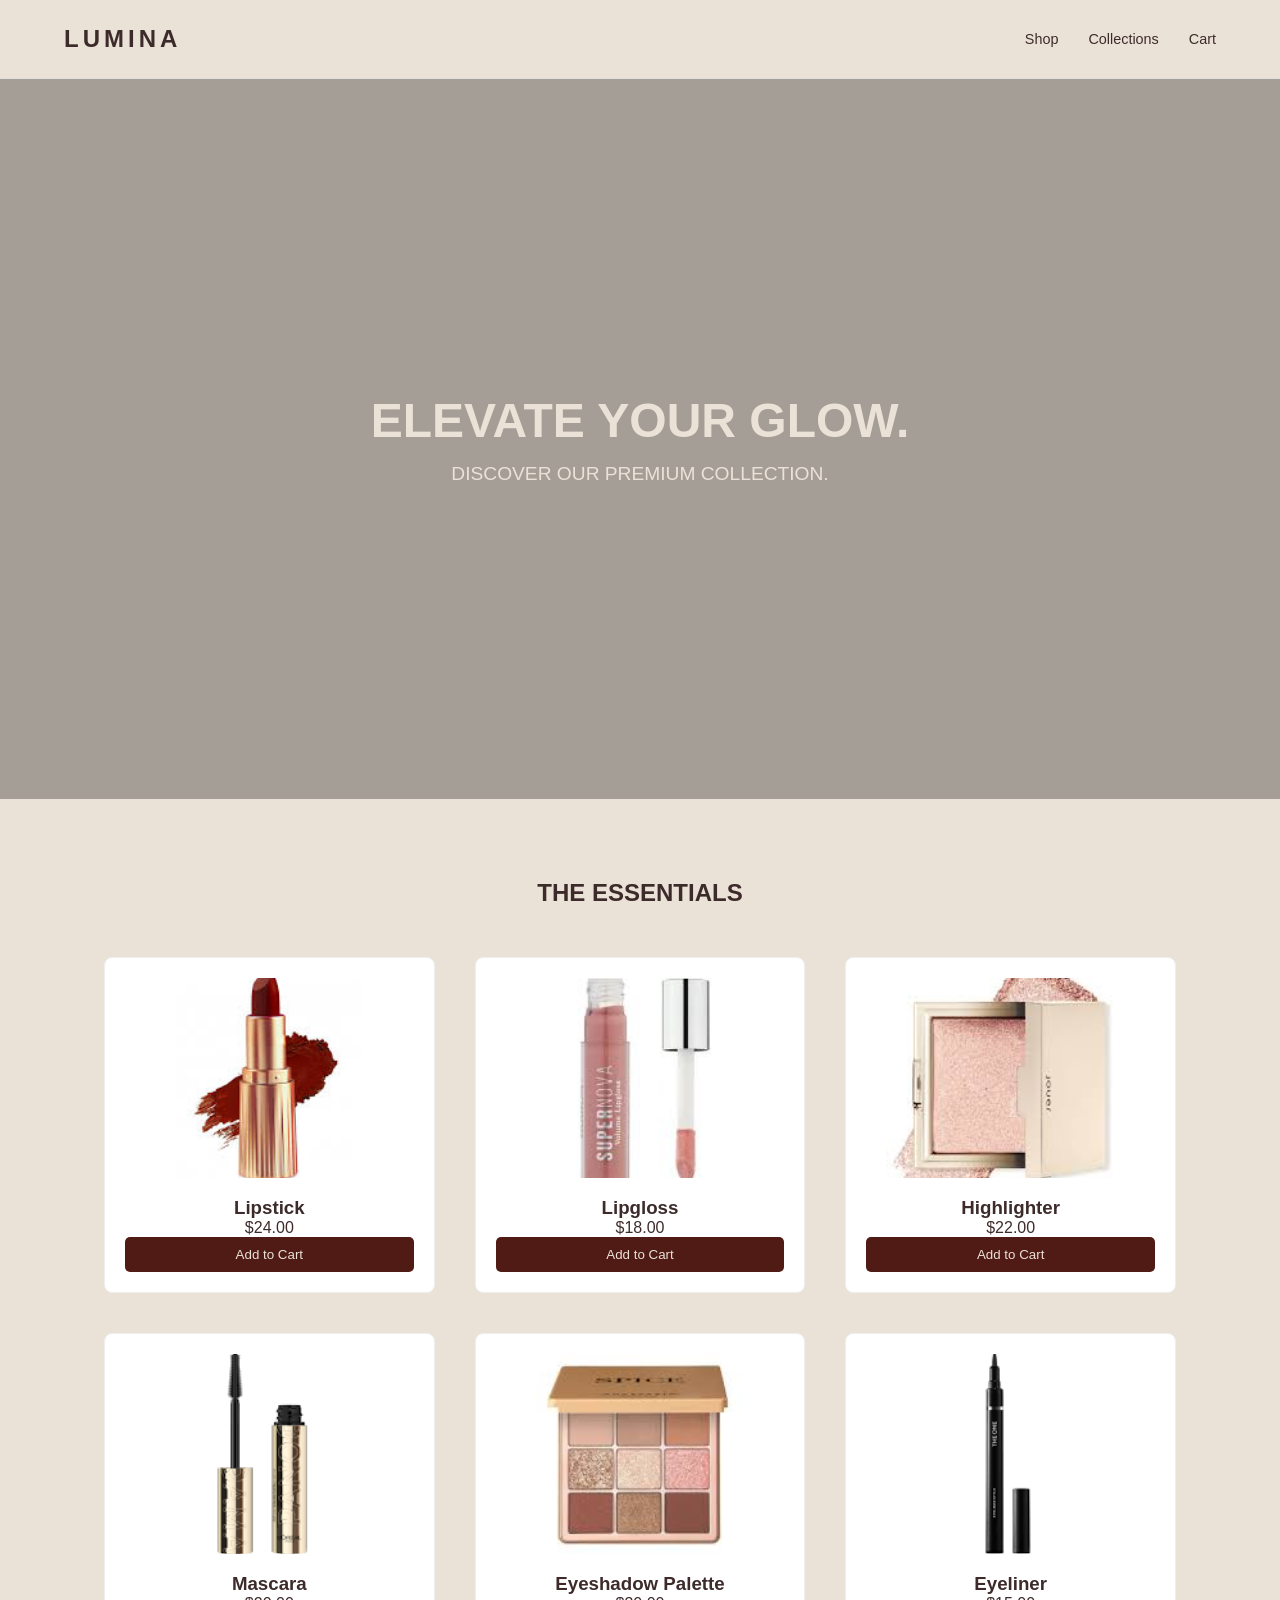
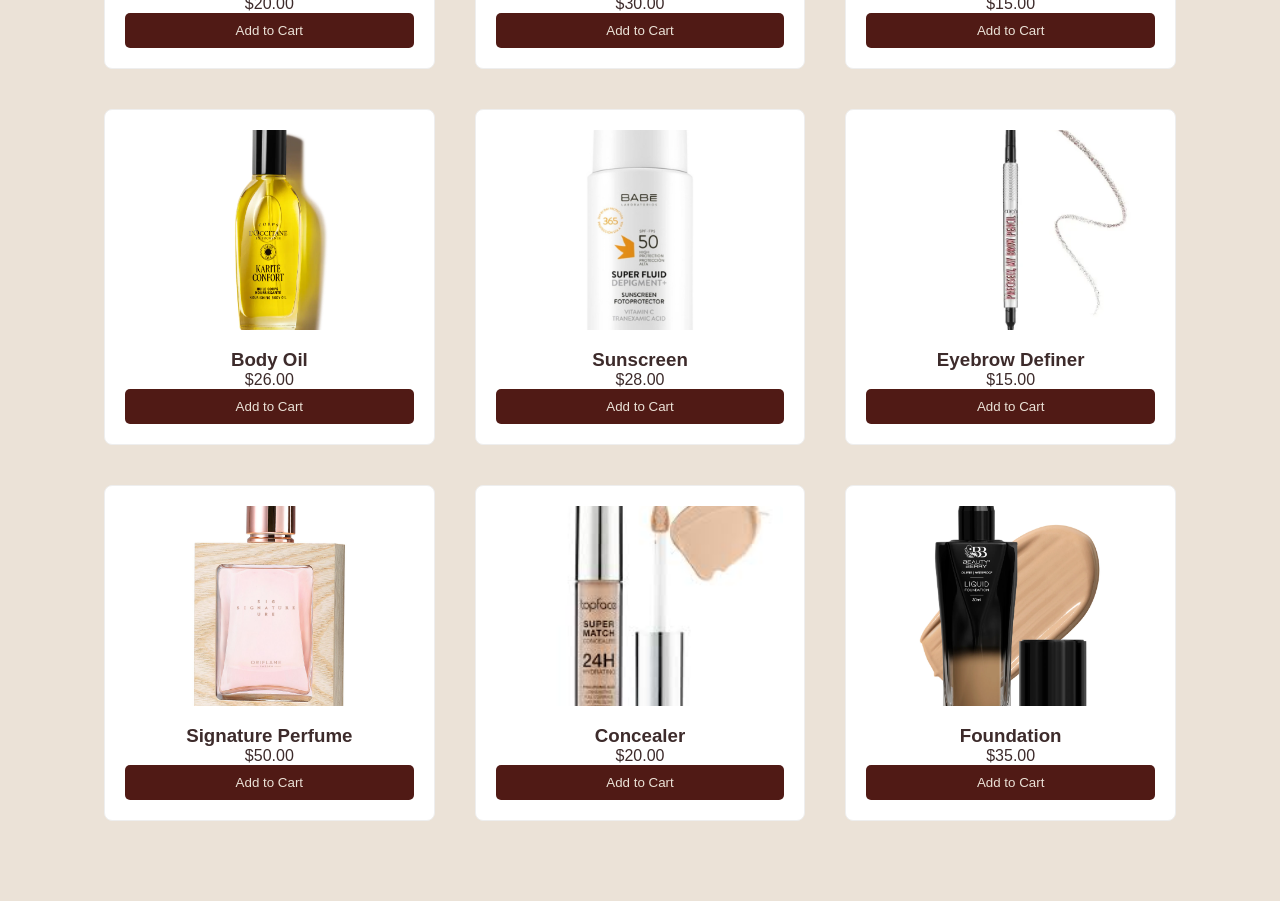
<file: index.html>
<!DOCTYPE html>
<html lang="en">
<head>
  <meta charset="UTF-8">
  <meta name="viewport" content="width=device-width, initial-scale=1.0">
  <title>LUMINA Cosmetics</title>
  <link rel="stylesheet" href="style.css">
</head>
<body>

  <!-- Navigation -->
  <nav>
    <div class="logo">LUMINA</div>
    <ul class="nav-links">
      <li><a href="index.html">Shop</a></li>
      <li><a href="collections.html">Collections</a></li>
      <li><a href="cart.html">Cart</a></li>
    </ul>
  </nav>

  <!-- Hero Section -->
  <header class="hero">
    <h1>ELEVATE YOUR GLOW.</h1>
    <p>DISCOVER OUR PREMIUM COLLECTION.</p>
  </header>

  <!-- Products Section -->
  <section class="products-section">
    <h2>THE ESSENTIALS</h2>
    <div class="product-grid">

      <div class="product-card">
        <img src="images/lipstick.jpg" alt="Lipstick" class="product-image">
        <h3>Lipstick</h3>
        <p>$24.00</p>
        <button class="add-to-cart">Add to Cart</button>
      </div>

      <div class="product-card">
        <img src="images/lipgloss.jpg" alt="Lipgloss" class="product-image">
        <h3>Lipgloss</h3>
        <p>$18.00</p>
        <button class="add-to-cart">Add to Cart</button>
      </div>

      <div class="product-card">
        <img src="images/highlighter.jpg" alt="Highlighter" class="product-image">
        <h3>Highlighter</h3>
        <p>$22.00</p>
        <button class="add-to-cart">Add to Cart</button>
      </div>

      <div class="product-card">
        <img src="images/mascara.jpg" alt="Mascara" class="product-image">
        <h3>Mascara</h3>
        <p>$20.00</p>
        <button class="add-to-cart">Add to Cart</button>
      </div>

      <div class="product-card">
        <img src="images/eye.jpg" alt="Eyeshadow Palette" class="product-image">
        <h3>Eyeshadow Palette</h3>
        <p>$30.00</p>
        <button class="add-to-cart">Add to Cart</button>
      </div>

      <div class="product-card">
        <img src="images/eyeliner.jpg" alt="Eyeliner" class="product-image">
        <h3>Eyeliner</h3>
        <p>$15.00</p>
        <button class="add-to-cart">Add to Cart</button>
      </div>

      <div class="product-card">
        <img src="images/bodyoil.jpg" alt="Body Oil" class="product-image">
        <h3>Body Oil</h3>
        <p>$26.00</p>
        <button class="add-to-cart">Add to Cart</button>
      </div>

      <div class="product-card">
        <img src="images/sunscreen.jpg" alt="Sunscreen" class="product-image">
        <h3>Sunscreen</h3>
        <p>$28.00</p>
        <button class="add-to-cart">Add to Cart</button>
      </div>

      <div class="product-card">
        <img src="images/eyebrow.jpg" alt="Eyebrow Definer" class="product-image">
        <h3>Eyebrow Definer</h3>
        <p>$15.00</p>
        <button class="add-to-cart">Add to Cart</button>
      </div>

      <div class="product-card">
        <img src="images/signaturee.jpg" alt="Signature Perfume" class="product-image">
        <h3>Signature Perfume</h3>
        <p>$50.00</p>
        <button class="add-to-cart">Add to Cart</button>
      </div>

      <div class="product-card">
        <img src="images/concealer.jpg" alt="Concealer" class="product-image">
        <h3>Concealer</h3>
        <p>$20.00</p>
        <button class="add-to-cart">Add to Cart</button>
      </div> 
      
      <div class="product-card">
        <img src="images/foundation.jpg" alt="Foundation" class="product-image">
        <h3>Foundation</h3>
        <p>$35.00</p>
        <button class="add-to-cart">Add to Cart</button>
      </div>    

    </div>
  </section>

  <!-- Cart Script -->
  <script>
    function addToCart(productName, price) {
      let cart = JSON.parse(localStorage.getItem("cart")) || [];
      let existingProduct = cart.find(item => item.name === productName);

      if (existingProduct) {
        existingProduct.quantity += 1;
      } else {
        cart.push({ name: productName, price: price, quantity: 1 });
      }

      localStorage.setItem("cart", JSON.stringify(cart));
      alert(productName + " added to cart!");
    }

    document.querySelectorAll(".add-to-cart").forEach(button => {
      button.addEventListener("click", function() {
        let productName = this.parentElement.querySelector("h3").innerText;
        let price = parseFloat(this.parentElement.querySelector("p").innerText.replace("$", ""));
        addToCart(productName, price);
      });
    });
  </script>

</body>
</html>
</file>
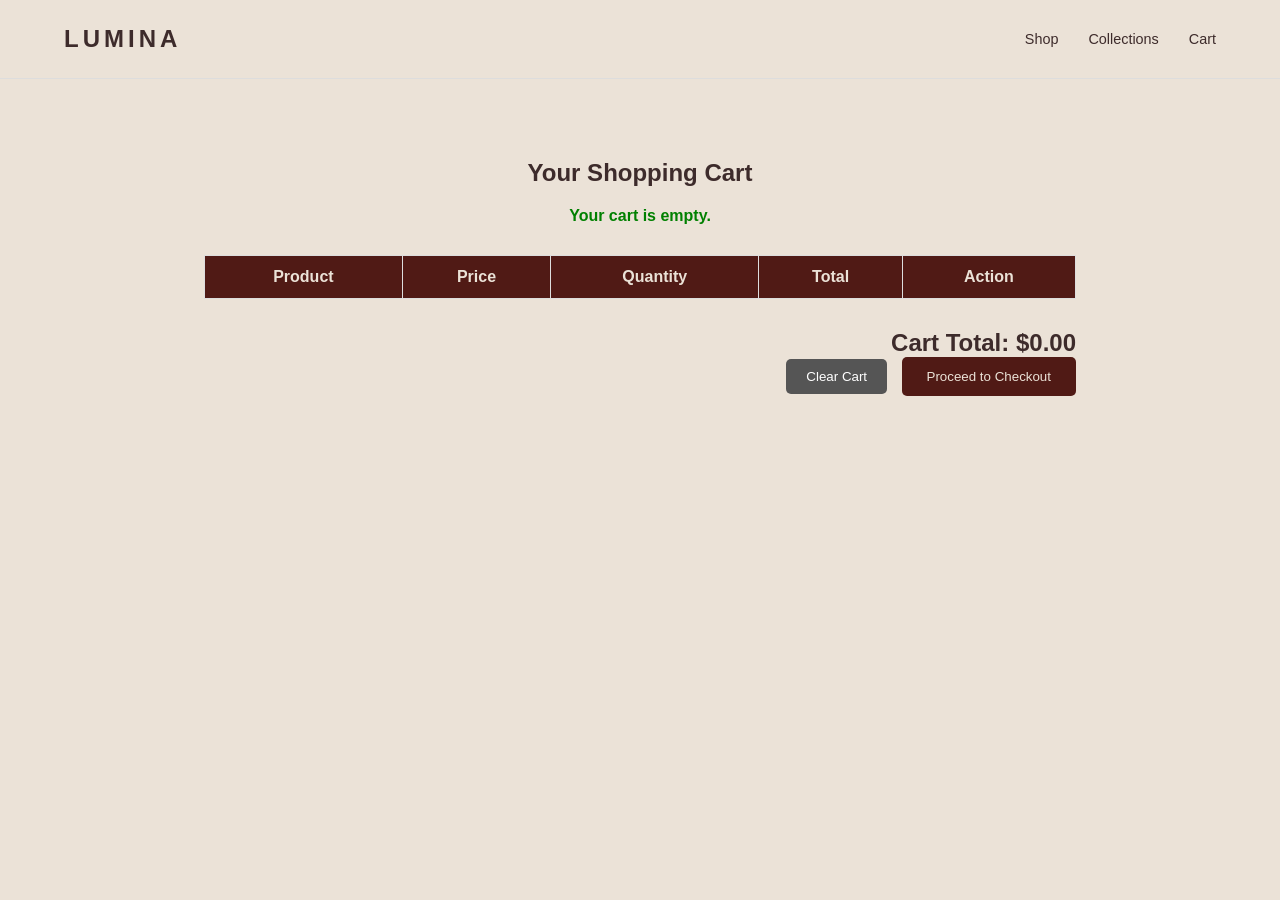
<file: cart.html>
<!DOCTYPE html>
<html lang="en">
<head>
  <meta charset="UTF-8">
  <meta name="viewport" content="width=device-width, initial-scale=1.0">
  <title>Cart - LUMINA Cosmetics</title>
  <link rel="stylesheet" href="style.css">
</head>
<body>

  <!-- Navigation -->
  <nav>
    <div class="logo">LUMINA</div>
    <ul class="nav-links">
      <li><a href="index.html">Shop</a></li>
      <li><a href="collections.html">Collections</a></li>
      <li><a href="cart.html">Cart</a></li>
    </ul>
  </nav>

  <!-- Cart Section -->
  <section class="cart-section">
    <h1>Your Shopping Cart</h1>
    <p id="cart-message" style="text-align:center; color:green; font-weight:bold;"></p>

    <table class="cart-table">
      <thead>
        <tr>
          <th>Product</th>
          <th>Price</th>
          <th>Quantity</th>
          <th>Total</th>
          <th>Action</th>
        </tr>
      </thead>
      <tbody id="cart-items">
        <!-- Items will be injected here -->
      </tbody>
    </table>

    <div class="cart-summary">
      <h2 id="cart-total">Cart Total: $0.00</h2>
      <button class="clear-btn">Clear Cart</button>
      <button class="checkout-btn">Proceed to Checkout</button>
    </div>
  </section>

  <script>
    let cart = JSON.parse(localStorage.getItem("cart")) || [];
    let cartItemsContainer = document.getElementById("cart-items");
    let cartTotalElement = document.getElementById("cart-total");
    let cartMessage = document.getElementById("cart-message");

    function renderCart() {
      cartItemsContainer.innerHTML = "";
      let total = 0;

      if (cart.length > 0) {
        cartMessage.innerText = "Your cart is saved!";
      } else {
        cartMessage.innerText = "Your cart is empty.";
      }

      cart.forEach((item, index) => {
        let row = document.createElement("tr");
        row.innerHTML = `
          <td>${item.name}</td>
          <td>$${item.price.toFixed(2)}</td>
          <td>
            <button class="qty-btn" data-index="${index}" data-action="decrease">-</button>
            ${item.quantity}
            <button class="qty-btn" data-index="${index}" data-action="increase">+</button>
          </td>
          <td>$${(item.price * item.quantity).toFixed(2)}</td>
          <td><button class="remove-btn" data-index="${index}">Remove</button></td>
        `;
        cartItemsContainer.appendChild(row);
        total += item.price * item.quantity;
      });

      cartTotalElement.innerText = "Cart Total: $" + total.toFixed(2);

      
      document.querySelectorAll(".remove-btn").forEach(button => {
        button.addEventListener("click", function() {
          let index = this.getAttribute("data-index");
          cart.splice(index, 1);
          localStorage.setItem("cart", JSON.stringify(cart));
          renderCart();
        });
      });

      
      document.querySelectorAll(".qty-btn").forEach(button => {
        button.addEventListener("click", function() {
          let index = this.getAttribute("data-index");
          let action = this.getAttribute("data-action");

          if (action === "increase") {
            cart[index].quantity += 1;
          } else if (action === "decrease" && cart[index].quantity > 1) {
            cart[index].quantity -= 1;
          }

          localStorage.setItem("cart", JSON.stringify(cart));
          renderCart();
        });
      });
    }

    
    document.querySelector(".clear-btn").addEventListener("click", function() {
      cart = [];
      localStorage.removeItem("cart");
      renderCart();
      alert("Cart cleared!");
    });

    
    document.querySelector(".checkout-btn").addEventListener("click", function() {
      if (cart.length === 0) {
        alert("Your cart is empty. Please add items before checking out.");
      } else {
        alert("Thank you for your order! Your checkout is confirmed.");
        cart = [];
        localStorage.removeItem("cart");
        renderCart();
      }
    });

    renderCart();
  </script>

</body>
</html>
</file>
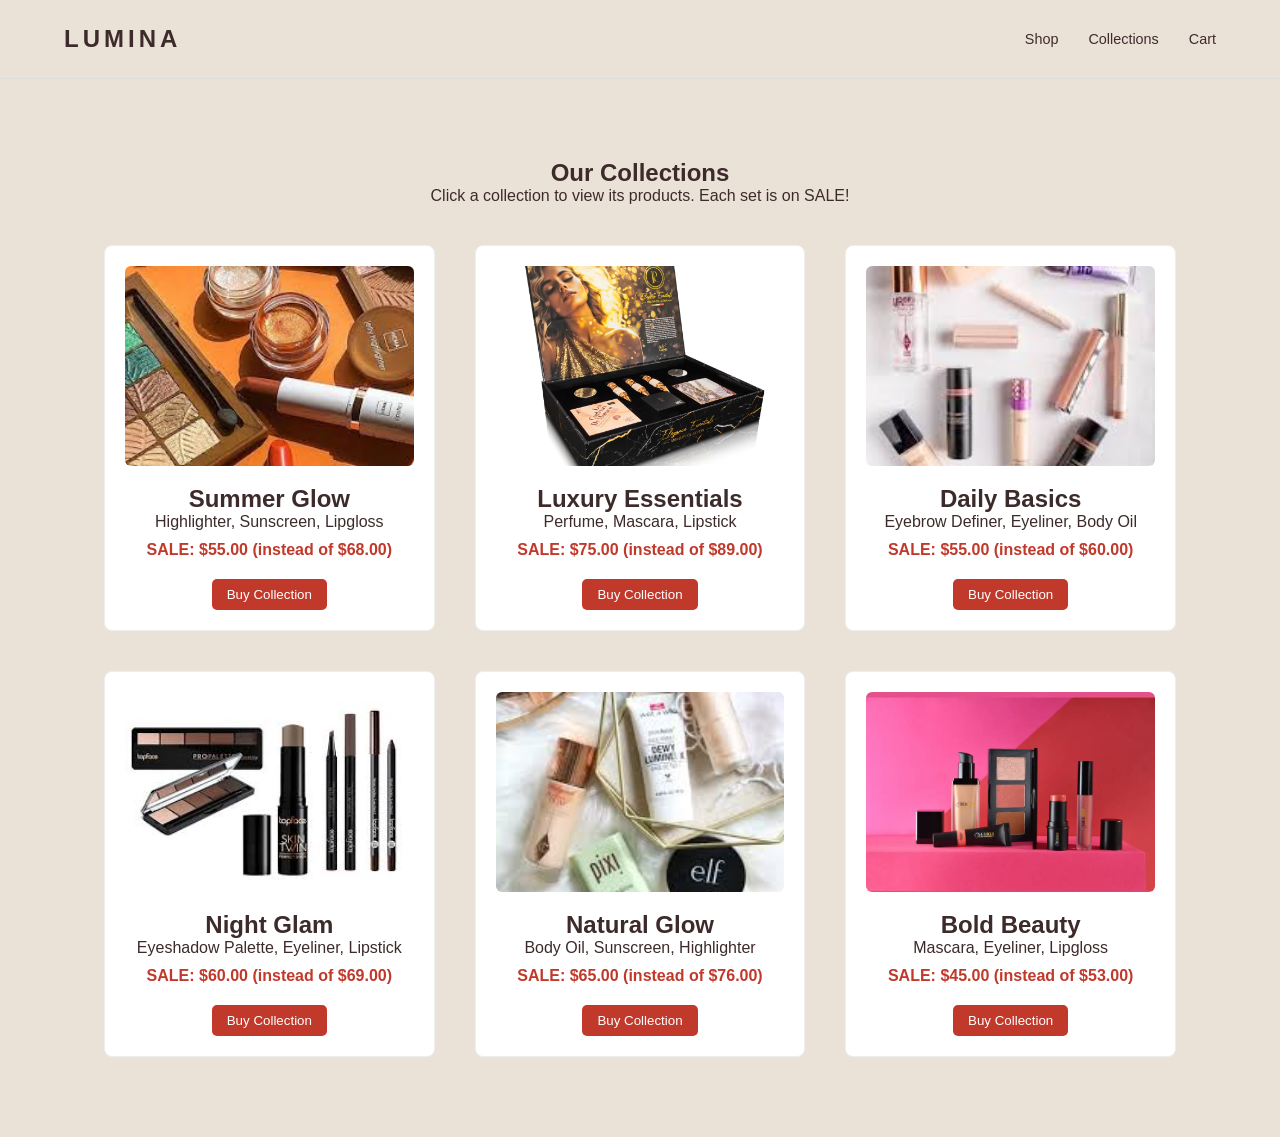
<file: collections.html>
<!DOCTYPE html>
<html lang="en">
<head>
  <meta charset="UTF-8">
  <meta name="viewport" content="width=device-width, initial-scale=1.0">
  <title>Collections - LUMINA Cosmetics</title>
  <link rel="stylesheet" href="style.css">
</head>
<body>

  <!-- Navigation -->
  <nav>
    <div class="logo">LUMINA</div>
    <ul class="nav-links">
      <li><a href="index.html">Shop</a></li>
      <li><a href="collections.html">Collections</a></li>
      <li><a href="cart.html">Cart</a></li>
    </ul>
  </nav>

  <!-- Collections Section -->
  <section class="collections-section">
    <h1>Our Collections</h1>
    <p>Click a collection to view its products. Each set is on SALE!</p>

    <div class="collection-grid">

      <!-- Summer Glow -->
      <div class="collection-card" onclick="toggleCollection('summer')">
        <img src="images/SummerGlow.jpg" alt="Summer Glow" class="collection-image">
        <h2>Summer Glow</h2>
        <p>Highlighter, Sunscreen, Lipgloss</p>
        <p class="sale-price">SALE: $55.00 (instead of $68.00)</p>
        <button class="buy-collection" onclick="event.stopPropagation(); addCollectionToCart('Summer Glow',['Highlighter','Sunscreen','Lipgloss'],55)">Buy Collection</button>
        <div id="summer" class="collection-products hidden">
          <ul>
            <li>Highlighter <button onclick="addToCart('Highlighter',22)">Add</button></li>
            <li>Sunscreen <button onclick="addToCart('Sunscreen',28)">Add</button></li>
            <li>Lipgloss <button onclick="addToCart('Lipgloss',18)">Add</button></li>
          </ul>
        </div>
      </div>

      <!-- Luxury Essentials -->
      <div class="collection-card" onclick="toggleCollection('luxury')">
        <img src="images/luxury.jpg" alt="Luxury Essentials" class="collection-image">
        <h2>Luxury Essentials</h2>
        <p>Perfume, Mascara, Lipstick</p>
        <p class="sale-price">SALE: $75.00 (instead of $89.00)</p>
        <button class="buy-collection" onclick="event.stopPropagation(); addCollectionToCart('Luxury Essentials',['Perfume','Mascara','Lipstick'],75)">Buy Collection</button>
        <div id="luxury" class="collection-products hidden">
          <ul>
            <li>Perfume <button onclick="addToCart('Perfume',45)">Add</button></li>
            <li>Mascara <button onclick="addToCart('Mascara',20)">Add</button></li>
            <li>Lipstick <button onclick="addToCart('Lipstick',24)">Add</button></li>
          </ul>
        </div>
      </div>

      <!-- Daily Basics -->
      <div class="collection-card" onclick="toggleCollection('daily')">
        <img src="images/daily.jpg" alt="Daily Basics" class="collection-image">
        <h2>Daily Basics</h2>
        <p>Eyebrow Definer, Eyeliner, Body Oil</p>
        <p class="sale-price">SALE: $55.00 (instead of $60.00)</p>
        <button class="buy-collection" onclick="event.stopPropagation(); addCollectionToCart('Daily Basics',['Eyebrow Definer','Eyeliner','Body Oil'],55)">Buy Collection</button>
        <div id="daily" class="collection-products hidden">
          <ul>
            <li>Eyebrow Definer <button onclick="addToCart('Eyebrow Definer',19)">Add</button></li>
            <li>Eyeliner <button onclick="addToCart('Eyeliner',15)">Add</button></li>
            <li>Body Oil <button onclick="addToCart('Body Oil',26)">Add</button></li>
          </ul>
        </div>
      </div>

      <!-- Night Glam -->
      <div class="collection-card" onclick="toggleCollection('night')">
        <img src="images/glam.jpg" alt="Night Glam" class="collection-image">
        <h2>Night Glam</h2>
        <p>Eyeshadow Palette, Eyeliner, Lipstick</p>
        <p class="sale-price">SALE: $60.00 (instead of $69.00)</p>
        <button class="buy-collection" onclick="event.stopPropagation(); addCollectionToCart('Night Glam',['Eyeshadow Palette','Eyeliner','Lipstick'],60)">Buy Collection</button>
        <div id="night" class="collection-products hidden">
          <ul>
            <li>Eyeshadow Palette <button onclick="addToCart('Eyeshadow Palette',30)">Add</button></li>
            <li>Eyeliner <button onclick="addToCart('Eyeliner',15)">Add</button></li>
            <li>Lipstick <button onclick="addToCart('Lipstick',24)">Add</button></li>
          </ul>
        </div>
      </div>

      <!-- Natural Glow -->
      <div class="collection-card" onclick="toggleCollection('natural')">
        <img src="images/natural.jpg" alt="Natural Glow" class="collection-image">
        <h2>Natural Glow</h2>
        <p>Body Oil, Sunscreen, Highlighter</p>
        <p class="sale-price">SALE: $65.00 (instead of $76.00)</p>
        <button class="buy-collection" onclick="event.stopPropagation(); addCollectionToCart('Natural Glow',['Body Oil','Sunscreen','Highlighter'],65)">Buy Collection</button>
        <div id="natural" class="collection-products hidden">
          <ul>
            <li>Body Oil <button onclick="addToCart('Body Oil',26)">Add</button></li>
            <li>Sunscreen <button onclick="addToCart('Sunscreen',28)">Add</button></li>
            <li>Highlighter <button onclick="addToCart('Highlighter',22)">Add</button></li>
          </ul>
        </div>
      </div>

      <!-- Bold Beauty -->
      <div class="collection-card" onclick="toggleCollection('bold')">
        <img src="images/bold.jpg" alt="Bold Beauty" class="collection-image">
        <h2>Bold Beauty</h2>
        <p>Mascara, Eyeliner, Lipgloss</p>
        <p class="sale-price">SALE: $45.00 (instead of $53.00)</p>
        <button class="buy-collection" onclick="event.stopPropagation(); addCollectionToCart('Bold Beauty',['Mascara','Eyeliner','Lipgloss'],45)">Buy Collection</button>
        <div id="bold" class="collection-products hidden">
          <ul>
            <li>Mascara <button onclick="addToCart('Mascara',20)">Add</button></li>
            <li>Eyeliner <button onclick="addToCart('Eyeliner',15)">Add</button></li>
            <li>Lipgloss <button onclick="addToCart('Lipgloss',18)">Add</button></li>
          </ul>
        </div>
      </div>

    </div>
  </section>

  <script>
    function toggleCollection(id) {
      const element = document.getElementById(id);
      element.classList.toggle("hidden");
    }

    function addToCart(productName, price) {
      let cart = JSON.parse(localStorage.getItem("cart")) || [];
      let existingProduct = cart.find(item => item.name === productName);

      if (existingProduct) {
        existingProduct.quantity += 1;
      } else {
        cart.push({ name: productName, price: price, quantity: 1 });
      }

      localStorage.setItem("cart", JSON.stringify(cart));
      alert(productName + " added to cart!");
    }

    function addCollectionToCart(collectionName, products, salePrice) {
      let cart = JSON.parse(localStorage.getItem("cart")) || [];
      cart.push({ name: collectionName + " (Set)", price: salePrice, quantity: 1 });
      localStorage.setItem("cart", JSON.stringify(cart));
      alert(collectionName + " Collection added to cart at SALE price!");
    }
  </script>

</body>
</html>
</file>
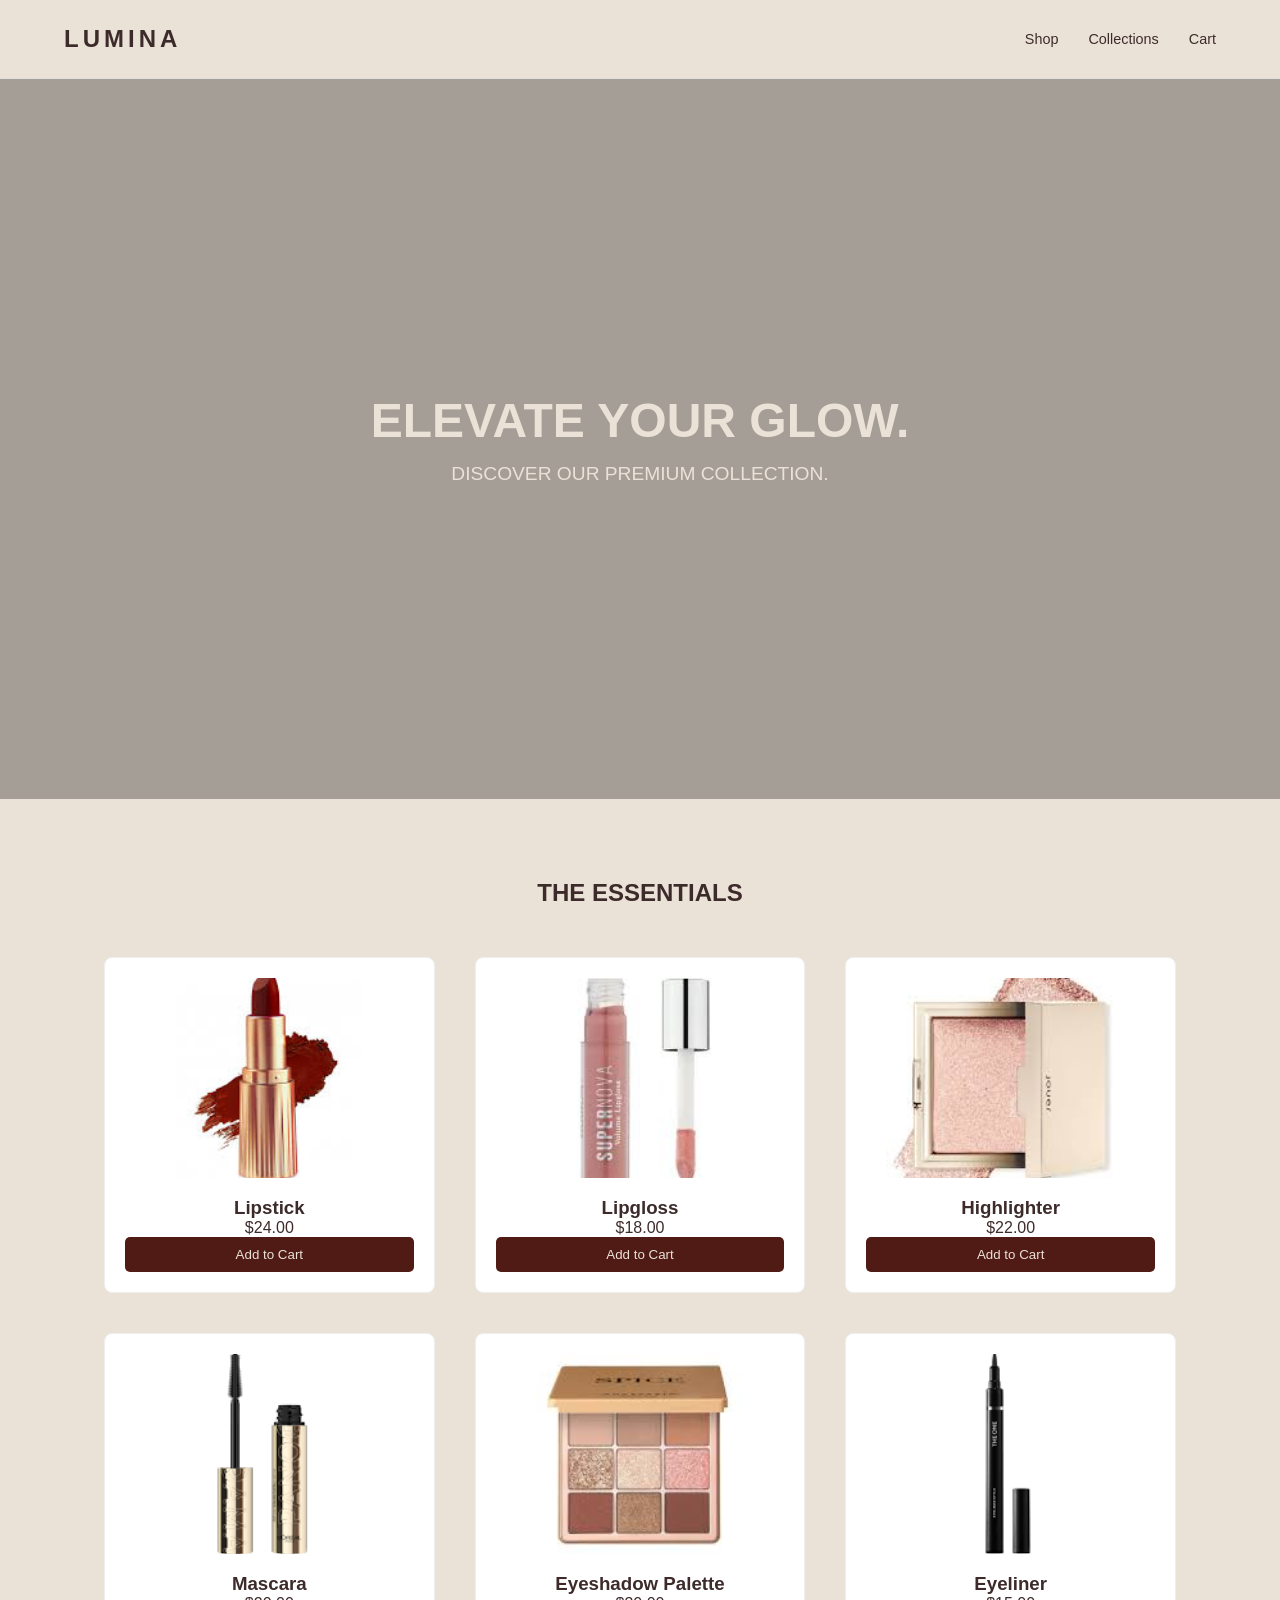
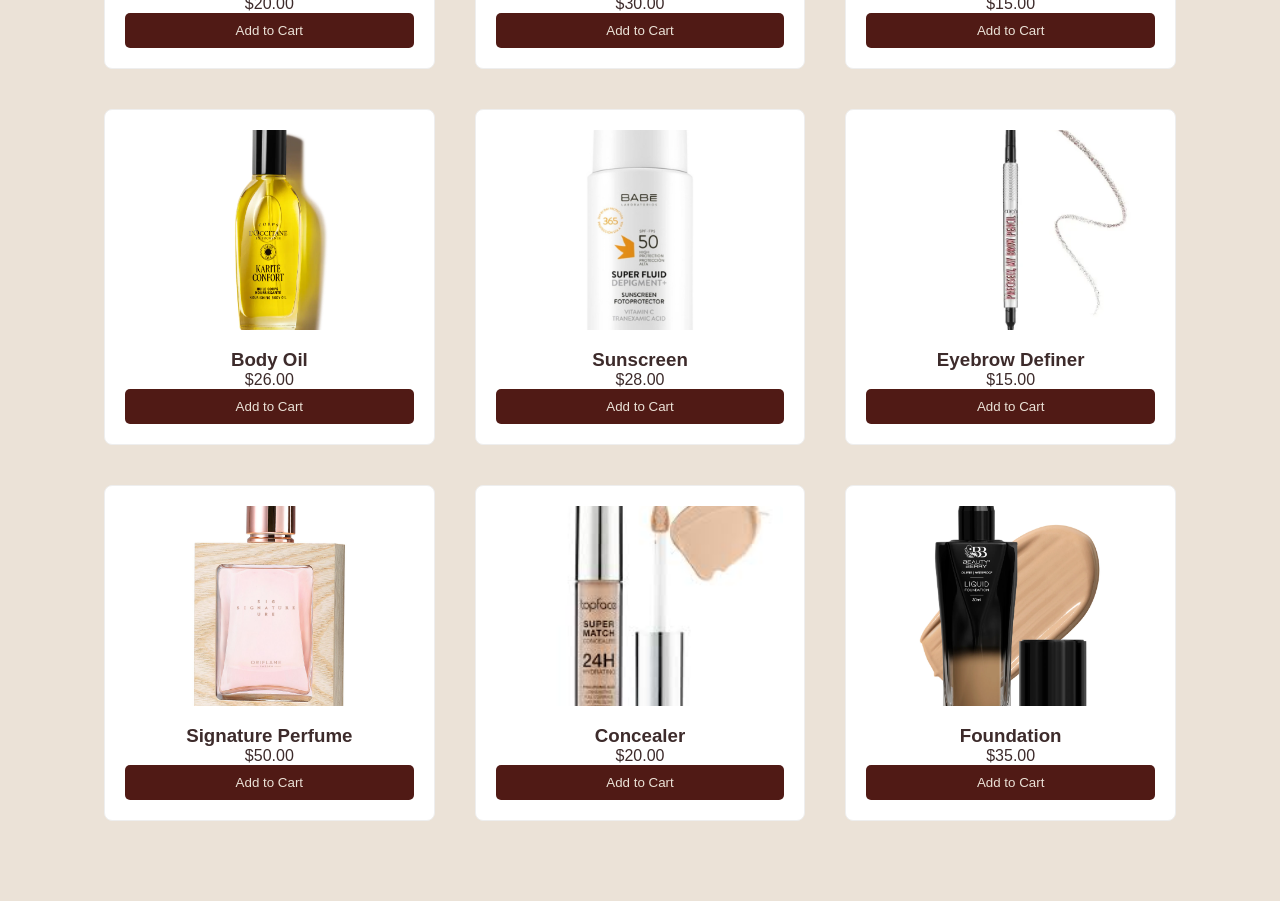
<file: projet.html>
<!DOCTYPE html>
<html lang="en">
<head>
  <meta charset="UTF-8">
  <meta name="viewport" content="width=device-width, initial-scale=1.0">
  <title>LUMINA Cosmetics</title>
  <link rel="stylesheet" href="style.css">
</head>
<body>

  <!-- Navigation -->
  <nav>
    <div class="logo">LUMINA</div>
    <ul class="nav-links">
      <li><a href="projet.html">Shop</a></li>
      <li><a href="collections.html">Collections</a></li>
      <li><a href="cart.html">Cart</a></li>
    </ul>
  </nav>

  <!-- Hero Section -->
  <header class="hero">
    <h1>ELEVATE YOUR GLOW.</h1>
    <p>DISCOVER OUR PREMIUM COLLECTION.</p>
  </header>

  <!-- Products Section -->
  <section class="products-section">
    <h2>THE ESSENTIALS</h2>
    <div class="product-grid">

      <div class="product-card">
        <img src="images/lipstick.jpg" alt="Lipstick" class="product-image">
        <h3>Lipstick</h3>
        <p>$24.00</p>
        <button class="add-to-cart">Add to Cart</button>
      </div>

      <div class="product-card">
        <img src="images/lipgloss.jpg" alt="Lipgloss" class="product-image">
        <h3>Lipgloss</h3>
        <p>$18.00</p>
        <button class="add-to-cart">Add to Cart</button>
      </div>

      <div class="product-card">
        <img src="images/highlighter.jpg" alt="Highlighter" class="product-image">
        <h3>Highlighter</h3>
        <p>$22.00</p>
        <button class="add-to-cart">Add to Cart</button>
      </div>

      <div class="product-card">
        <img src="images/mascara.jpg" alt="Mascara" class="product-image">
        <h3>Mascara</h3>
        <p>$20.00</p>
        <button class="add-to-cart">Add to Cart</button>
      </div>

      <div class="product-card">
        <img src="images/eye.jpg" alt="Eyeshadow Palette" class="product-image">
        <h3>Eyeshadow Palette</h3>
        <p>$30.00</p>
        <button class="add-to-cart">Add to Cart</button>
      </div>

      <div class="product-card">
        <img src="images/eyeliner.jpg" alt="Eyeliner" class="product-image">
        <h3>Eyeliner</h3>
        <p>$15.00</p>
        <button class="add-to-cart">Add to Cart</button>
      </div>

      <div class="product-card">
        <img src="images/bodyoil.jpg" alt="Body Oil" class="product-image">
        <h3>Body Oil</h3>
        <p>$26.00</p>
        <button class="add-to-cart">Add to Cart</button>
      </div>

      <div class="product-card">
        <img src="images/sunscreen.jpg" alt="Sunscreen" class="product-image">
        <h3>Sunscreen</h3>
        <p>$28.00</p>
        <button class="add-to-cart">Add to Cart</button>
      </div>

      <div class="product-card">
        <img src="images/eyebrow.jpg" alt="Eyebrow Definer" class="product-image">
        <h3>Eyebrow Definer</h3>
        <p>$15.00</p>
        <button class="add-to-cart">Add to Cart</button>
      </div>

      <div class="product-card">
        <img src="images/signaturee.jpg" alt="Signature Perfume" class="product-image">
        <h3>Signature Perfume</h3>
        <p>$50.00</p>
        <button class="add-to-cart">Add to Cart</button>
      </div>

      <div class="product-card">
        <img src="images/concealer.jpg" alt="Concealer" class="product-image">
        <h3>Concealer</h3>
        <p>$20.00</p>
        <button class="add-to-cart">Add to Cart</button>
      </div> 
      
      <div class="product-card">
        <img src="images/foundation.jpg" alt="Foundation" class="product-image">
        <h3>Foundation</h3>
        <p>$35.00</p>
        <button class="add-to-cart">Add to Cart</button>
      </div>    

    </div>
  </section>

  <!-- Cart Script -->
  <script>
    function addToCart(productName, price) {
      let cart = JSON.parse(localStorage.getItem("cart")) || [];
      let existingProduct = cart.find(item => item.name === productName);

      if (existingProduct) {
        existingProduct.quantity += 1;
      } else {
        cart.push({ name: productName, price: price, quantity: 1 });
      }

      localStorage.setItem("cart", JSON.stringify(cart));
      alert(productName + " added to cart!");
    }

    document.querySelectorAll(".add-to-cart").forEach(button => {
      button.addEventListener("click", function() {
        let productName = this.parentElement.querySelector("h3").innerText;
        let price = parseFloat(this.parentElement.querySelector("p").innerText.replace("$", ""));
        addToCart(productName, price);
      });
    });
  </script>

</body>
</html>
</file>
<file: style.css>
:root {
  --text-color: #3D2B2B;
  --accent-gold: #501a15;
  --bg-creme: #EBE2D7;
}


* {
  margin: 0;
  padding: 0;
  box-sizing: border-box;
}

body {
  font-family: 'Segoe UI', Tahoma, Geneva, Verdana, sans-serif;
  color: var(--text-color);
  background-color: var(--bg-creme);
}


nav {
  display: flex;
  justify-content: space-between;
  align-items: center;
  padding: 25px 5%;
  background: var(--bg-creme);
  border-bottom: 1px solid #ddd;
}
.logo { font-size: 1.5rem; font-weight: bold; letter-spacing: 4px; }
.nav-links { list-style: none; display: flex; gap: 30px; }
.nav-links a { text-decoration: none; color: var(--text-color); font-size: 0.9rem; font-weight: 500; }
.nav-links a:hover { color: var(--accent-gold); }


.hero {
  background-image: linear-gradient(rgba(0,0,0,0.3), rgba(0,0,0,0.3)),
    url('https://png.pngtree.com/thumb_back/fh260/background/20250519/pngtree-luxury-makeup-background-with-elegant-cosmetic-elements-image_17316376.jpg');
  background-size: cover;
  background-position: center;
  background-repeat: no-repeat;
  height: 80vh;
  display: flex;
  flex-direction: column;
  justify-content: center;
  align-items: center;
  color: #EBE2D7;
  text-align: center;
}
.hero h1 { font-size: 3rem; margin-bottom: 15px; }
.hero p { font-size: 1.2rem; }


.btn-primary,
.add-to-cart,
.checkout-btn,
.clear-btn,
.qty-btn,
.remove-btn,
.buy-collection {
  border: none;
  cursor: pointer;
  border-radius: 5px;
  transition: background 0.3s ease;
}


.add-to-cart {
  width: 100%;
  padding: 10px;
  background: var(--accent-gold);
  color: #EBE2D7;
}
.add-to-cart:hover { background: #3D2B2B; }


.checkout-btn {
  background: var(--accent-gold);
  color: #EBE2D7;
  padding: 12px 25px;
}
.checkout-btn:hover { background: #3D2B2B; }


.clear-btn {
  background: #555;
  color: #fff;
  padding: 10px 20px;
  margin-right: 10px;
}
.clear-btn:hover { background: #333; }


.qty-btn {
  background: var(--accent-gold);
  color: #EBE2D7;
  padding: 5px 10px;
  margin: 0 5px;
}
.qty-btn:hover { background: #3D2B2B; }


.remove-btn {
  background: #c0392b;
  color: #fff;
  padding: 6px 12px;
}
.remove-btn:hover { background: #a93226; }


.buy-collection {
  background: #c0392b;
  color: #fff;
  padding: 8px 15px;
  margin-top: 10px;
}
.buy-collection:hover { background: #a93226; }


.products-section {
  padding: 80px 5%;
  max-width: 1200px;
  margin: auto;
}
.products-section h2 {
  text-align: center;
  margin-bottom: 50px;
}
.product-grid {
  display: grid;
  grid-template-columns: repeat(auto-fit, minmax(260px, 1fr));
  gap: 40px;
}
.product-card {
  border: 1px solid #eee;
  padding: 20px;
  text-align: center;
  background: #fff;
  border-radius: 8px;
  transition: transform 0.3s ease;
}
.product-card:hover {
  transform: translateY(-5px);
  box-shadow: 0 4px 12px rgba(0,0,0,0.1);
}
.product-image {
  width: 100%;
  height: 200px;
  object-fit: cover;
  margin-bottom: 15px;
  border-radius: 6px;
}


.cart-section {
  padding: 80px 5%;
  max-width: 1000px;
  margin: auto;
}
.cart-section h1 {
  text-align: center;
  margin-bottom: 20px;
}
.cart-table {
  width: 100%;
  border-collapse: collapse;
  margin-top: 30px;
}
.cart-table th, .cart-table td {
  border: 1px solid #ddd;
  padding: 12px;
  text-align: center;
}
.cart-table th {
  background-color: var(--accent-gold);
  color: #EBE2D7;
}
.cart-summary {
  margin-top: 30px;
  text-align: right;
}


.collections-section {
  padding: 80px 5%;
  max-width: 1200px;
  margin: auto;
  text-align: center;
}
.collection-grid {
  display: grid;
  grid-template-columns: repeat(auto-fit, minmax(280px, 1fr));
  gap: 40px;
  margin-top: 40px;
}
.collection-card {
  border: 1px solid #eee;
  padding: 20px;
  background: #fff;
  text-align: center;
  border-radius: 8px;
  transition: transform 0.3s ease;
}
.collection-card:hover {
  transform: translateY(-5px);
  box-shadow: 0 4px 12px rgba(0,0,0,0.1);
}
.collection-image {
  width: 100%;
  height: 200px;
  object-fit: cover;
  margin-bottom: 15px;
  border-radius: 6px;
}
.collection-products {
  margin-top: 15px;
  text-align: left;
}
.collection-products ul {
  list-style: none;
  padding: 0;
}
.collection-products li {
  background: #f9f9f9;
  margin: 5px 0;
  padding: 8px;
  border-radius: 4px;
}
.hidden { display: none; }
.sale-price {
  color: #c0392b;
  font-weight: bold;
  margin: 10px 0;
}
</file>
